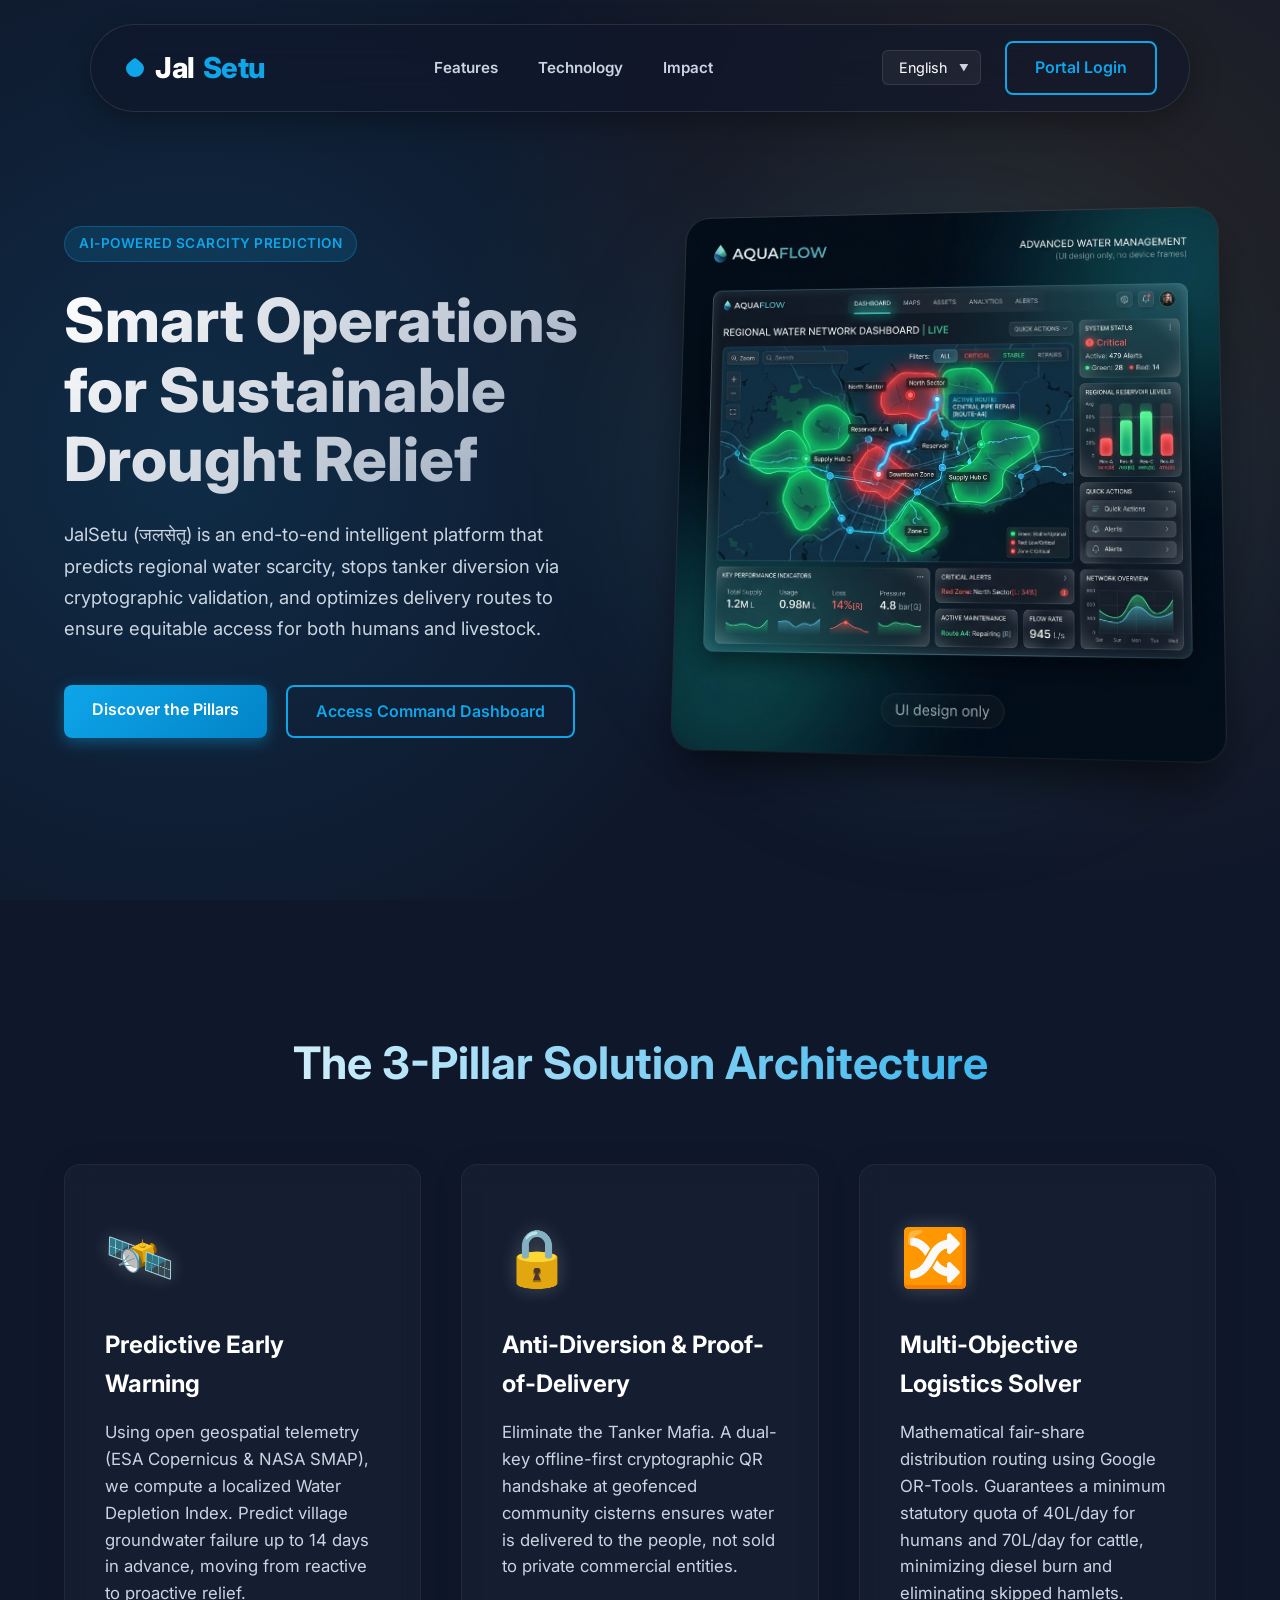
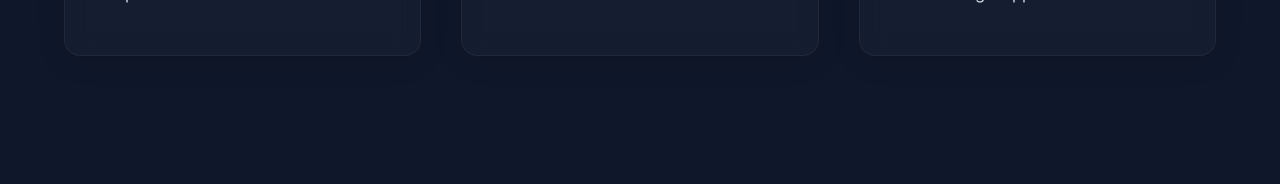
<file: index.html>
<!DOCTYPE html>
<html lang="en">
<head>
  <meta charset="UTF-8">
  <meta name="viewport" content="width=device-width, initial-scale=1.0">
  <title>JalSetu | Smart Drought Water Supply Chain</title>
  <link href="https://fonts.googleapis.com/css2?family=Inter:wght@300;400;600;800&display=swap" rel="stylesheet">
  <link rel="stylesheet" href="css/variables.css">
  <link rel="stylesheet" href="css/landing.css">
</head>
<body>

  <!-- Navigation -->
  <nav class="main-nav">
    <div class="logo">
      <svg width="24" height="24" viewBox="0 0 24 24" fill="none" xmlns="http://www.w3.org/2000/svg">
        <path d="M12 21C16.9706 21 21 16.9706 21 12C21 7.02944 12 2 12 2C12 2 3 7.02944 3 12C3 16.9706 7.02944 21 12 21Z" fill="#0ea5e9"/>
      </svg>
      Jal<span>Setu</span>
    </div>

    <div class="nav-links">
      <a href="#about" data-i18n="nav_about">Features</a>
      <a href="#about" data-i18n="nav_tech">Technology</a>
      <a href="#about" data-i18n="nav_impact">Impact</a>
    </div>

    <div class="nav-actions">
      <div class="lang-container">
        <select id="langSwitcher" class="lang-switcher">
          <option value="en">English</option>
          <option value="mr">मराठी</option>
          <option value="hi">हिंदी</option>
        </select>
      </div>
      <a href="login.html" class="btn btn-outline" data-i18n="nav_login">Portal Login</a>
    </div>
  </nav>

  <!-- Hero Section -->
  <section class="hero">
    <div class="hero-grid">
      <div class="hero-content">
        <span class="hero-badge" data-i18n="hero_badge">AI-Powered Scarcity Prediction</span>
        <h1 data-i18n="hero_title">Smart Operations for Sustainable Drought Relief</h1>
        <p data-i18n="hero_desc">JalSetu (जलसेतू) is an end-to-end intelligent platform that predicts regional water scarcity, stops tanker diversion via cryptographic validation, and optimizes delivery routes to ensure equitable access for both humans and livestock.</p>
        <div class="hero-buttons">
          <a href="#about" class="btn btn-primary" data-i18n="hero_btn_discover">Discover the Pillars</a>
          <a href="login.html" class="btn btn-outline" data-i18n="hero_btn_access">Access Command Dashboard</a>
        </div>
      </div>
      
      <div class="hero-visual">
        <img src="assets/hero-mockup.jpg" alt="JalSetu Command Dashboard Mockup" class="hero-image">
      </div>
    </div>
  </section>

  <!-- Architecture Pillars -->
  <section id="about" class="pillars">
    <h2 class="section-title" data-i18n="pillars_title">The 3-Pillar Solution Architecture</h2>
    <div class="pillars-grid">
      
      <!-- Pillar 1 -->
      <div class="pillar-card glass-panel">
        <span class="pillar-icon">🛰️</span>
        <h3 data-i18n="pillar1_title">Predictive Early Warning</h3>
        <p data-i18n="pillar1_desc">Using open geospatial telemetry (ESA Copernicus & NASA SMAP), we compute a localized Water Depletion Index. Predict village groundwater failure up to 14 days in advance, moving from reactive to proactive relief.</p>
      </div>

      <!-- Pillar 2 -->
      <div class="pillar-card glass-panel">
        <span class="pillar-icon">🔒</span>
        <h3 data-i18n="pillar2_title">Anti-Diversion & Proof-of-Delivery</h3>
        <p data-i18n="pillar2_desc">Eliminate the Tanker Mafia. A dual-key offline-first cryptographic QR handshake at geofenced community cisterns ensures water is delivered to the people, not sold to private commercial entities.</p>
      </div>

      <!-- Pillar 3 -->
      <div class="pillar-card glass-panel">
        <span class="pillar-icon">🔀</span>
        <h3 data-i18n="pillar3_title">Multi-Objective Logistics Solver</h3>
        <p data-i18n="pillar3_desc">Mathematical fair-share distribution routing using Google OR-Tools. Guarantees a minimum statutory quota of 40L/day for humans and 70L/day for cattle, minimizing diesel burn and eliminating skipped hamlets.</p>
      </div>

    </div>
  </section>

  <!-- Language translation script -->
  <script src="js/lang.js"></script>
</body>
</html>
</file>
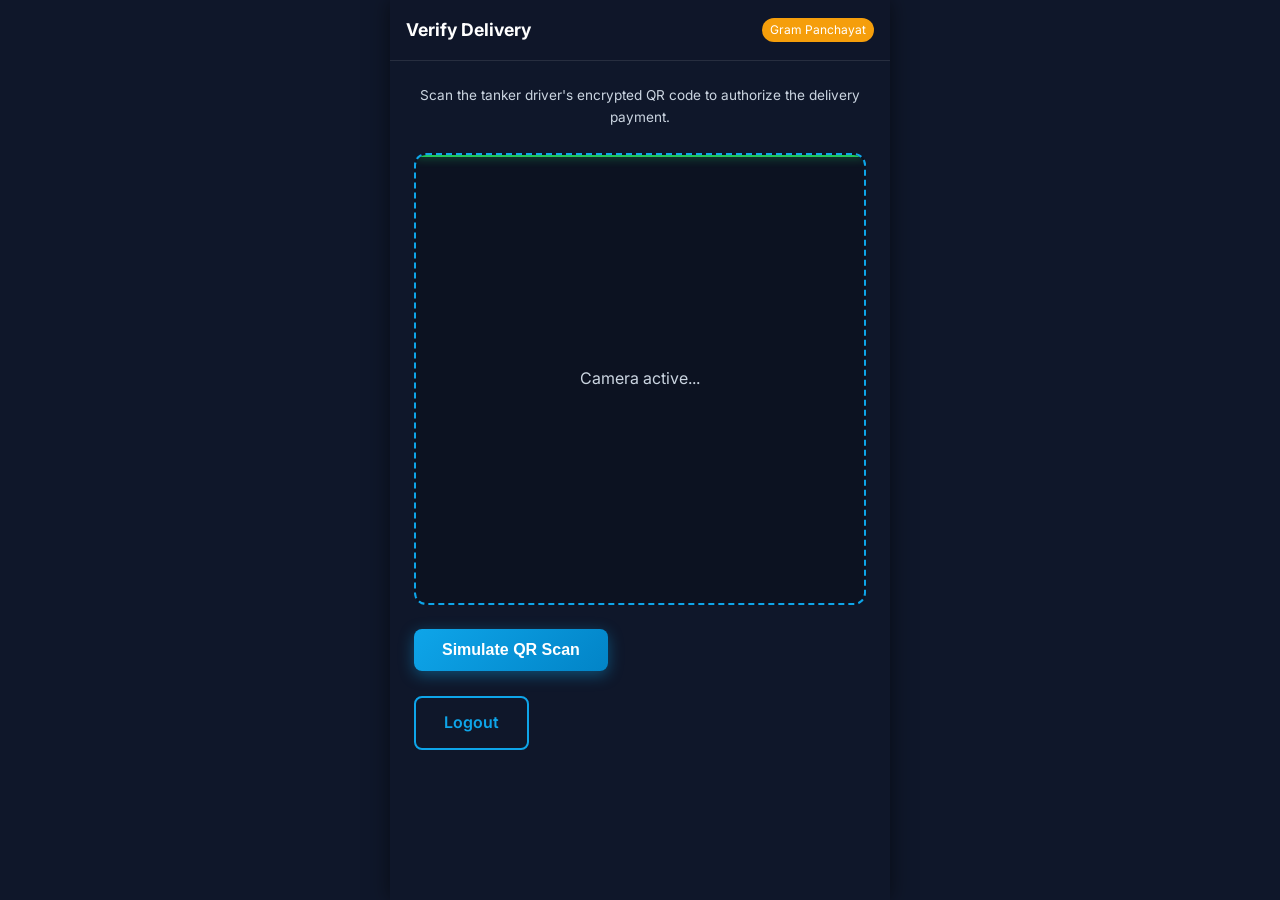
<file: panchayat.html>
<!DOCTYPE html>
<html lang="en">
<head>
  <meta charset="UTF-8">
  <meta name="viewport" content="width=device-width, initial-scale=1.0">
  <title>Panchayat App | JalSetu</title>
  <link rel="manifest" href="manifest.json">
  <link href="https://fonts.googleapis.com/css2?family=Inter:wght@300;400;600;800&display=swap" rel="stylesheet">
  <link rel="stylesheet" href="css/variables.css">
  <link rel="stylesheet" href="css/mobile.css">
</head>
<body class="mobile-layout">

  <header class="mobile-header">
    <h2>Verify Delivery</h2>
    <span class="user-badge" style="background: #f59e0b;">Gram Panchayat</span>
  </header>

  <main class="mobile-content">
    
    <p class="qr-instructions">Scan the tanker driver's encrypted QR code to authorize the delivery payment.</p>

    <div class="scanner-window" id="scanner">
      <div class="scanner-line"></div>
      <span style="color: var(--text-muted);">Camera active...</span>
    </div>

    <button id="btnSimulateScan" class="btn btn-primary btn-block">Simulate QR Scan</button>

    <div id="statusBox" class="status-box">
      <strong>Cryptographic Handshake Verified!</strong>
      <p style="font-size: 0.8rem; margin-top: 4px;">Tanker #04 • 10,000L • Uploaded</p>
    </div>

    <br><br>
    <a href="index.html" class="btn btn-outline btn-block" style="text-align: center;">Logout</a>

  </main>

  <script src="js/panchayat.js"></script>
  <script>
    if ('serviceWorker' in navigator) {
      navigator.serviceWorker.register('/sw.js');
    }
  </script>
</body>
</html>
</file>
<file: css/variables.css>
:root {
  --primary-color: #0ea5e9; /* Light blue / Water theme */
  --primary-dark: #0284c7;
  --secondary-color: #f59e0b; /* Amber / Sun/Drought theme */
  --bg-dark: #0f172a;
  --bg-card: rgba(30, 41, 59, 0.7);
  --text-light: #f8fafc;
  --text-muted: #cbd5e1;
  --border-color: rgba(255, 255, 255, 0.1);
  --glass-bg: rgba(15, 23, 42, 0.6);
  --glass-blur: blur(12px);
  --font-main: 'Inter', sans-serif;
  --transition-speed: 0.3s;
}

* {
  margin: 0;
  padding: 0;
  box-sizing: border-box;
}

body {
  font-family: var(--font-main);
  background-color: var(--bg-dark);
  color: var(--text-light);
  line-height: 1.6;
  overflow-x: hidden;
  background-image: 
    radial-gradient(circle at 15% 50%, rgba(14, 165, 233, 0.15) 0%, transparent 50%),
    radial-gradient(circle at 85% 30%, rgba(245, 158, 11, 0.1) 0%, transparent 50%);
  background-attachment: fixed;
}

a {
  text-decoration: none;
  color: inherit;
}

/* Glassmorphism utility */
.glass-panel {
  background: var(--bg-card);
  backdrop-filter: var(--glass-blur);
  -webkit-backdrop-filter: var(--glass-blur);
  border: 1px solid var(--border-color);
  border-radius: 16px;
  box-shadow: 0 4px 30px rgba(0, 0, 0, 0.1);
}

/* Buttons */
.btn {
  display: inline-block;
  padding: 12px 28px;
  border-radius: 8px;
  font-weight: 600;
  font-size: 1rem;
  cursor: pointer;
  transition: all var(--transition-speed) ease;
  border: none;
  outline: none;
}

.btn-primary {
  background: linear-gradient(135deg, var(--primary-color), var(--primary-dark));
  color: #fff;
  box-shadow: 0 4px 15px rgba(14, 165, 233, 0.4);
}

.btn-primary:hover {
  transform: translateY(-2px);
  box-shadow: 0 6px 20px rgba(14, 165, 233, 0.6);
}

.btn-outline {
  background: transparent;
  color: var(--primary-color);
  border: 2px solid var(--primary-color);
}

.btn-outline:hover {
  background: rgba(14, 165, 233, 0.1);
  transform: translateY(-2px);
}
</file>
<file: css/landing.css>
/* Navigation */
.main-nav {
  display: flex;
  justify-content: space-between;
  align-items: center;
  padding: 1rem 2rem;
  position: fixed;
  width: 90%;
  max-width: 1100px;
  top: 1.5rem;
  left: 50%;
  transform: translateX(-50%);
  z-index: 1000;
  background: rgba(15, 23, 42, 0.6);
  backdrop-filter: blur(20px);
  -webkit-backdrop-filter: blur(20px);
  border: 1px solid rgba(255, 255, 255, 0.1);
  border-radius: 100px;
  box-shadow: 0 10px 30px rgba(0,0,0,0.3);
  transition: all 0.3s ease;
}

.nav-links {
  display: flex;
  gap: 2.5rem;
  align-items: center;
}

.nav-links a {
  font-size: 0.95rem;
  color: var(--text-muted);
  font-weight: 600;
  transition: color var(--transition-speed);
}

.nav-links a:hover {
  color: #fff;
  text-shadow: 0 0 10px rgba(255,255,255,0.3);
}

.logo {
  font-size: 1.8rem;
  font-weight: 800;
  color: #fff;
  letter-spacing: -0.5px;
  display: flex;
  align-items: center;
  gap: 0.5rem;
}

.logo span {
  color: var(--primary-color);
}

.nav-actions {
  display: flex;
  align-items: center;
  gap: 1.5rem;
}

.lang-container {
  position: relative;
}

.lang-switcher {
  appearance: none;
  background: rgba(255, 255, 255, 0.05);
  border: 1px solid var(--border-color);
  color: #fff;
  padding: 8px 32px 8px 16px;
  border-radius: 6px;
  font-family: var(--font-main);
  font-size: 0.9rem;
  cursor: pointer;
  outline: none;
  transition: all var(--transition-speed);
}

.lang-switcher:hover, .lang-switcher:focus {
  border-color: var(--primary-color);
  background: rgba(255, 255, 255, 0.1);
  box-shadow: 0 0 15px rgba(14, 165, 233, 0.3);
}

.lang-switcher option {
  background: var(--bg-dark);
  color: #fff;
}

.lang-container::after {
  content: '▼';
  font-size: 0.6rem;
  color: var(--text-muted);
  position: absolute;
  right: 12px;
  top: 50%;
  transform: translateY(-50%);
  pointer-events: none;
}

/* Hero Section */
.hero {
  min-height: 100vh;
  display: flex;
  align-items: center;
  padding: 6rem 5% 2rem;
  position: relative;
  overflow: hidden;
}

.hero-grid {
  display: grid;
  grid-template-columns: 1fr 1fr;
  gap: 4rem;
  align-items: center;
  width: 100%;
  max-width: 1400px;
  margin: 0 auto;
}

.hero-content {
  z-index: 2;
  animation: fadeUp 1s ease-out;
}

.hero-badge {
  display: inline-block;
  padding: 6px 14px;
  background: rgba(14, 165, 233, 0.15);
  border: 1px solid rgba(14, 165, 233, 0.3);
  color: var(--primary-color);
  border-radius: 20px;
  font-size: 0.85rem;
  font-weight: 600;
  margin-bottom: 1.5rem;
  letter-spacing: 0.5px;
  text-transform: uppercase;
}

.hero h1 {
  font-size: 3.8rem;
  font-weight: 800;
  line-height: 1.15;
  margin-bottom: 1.5rem;
  background: linear-gradient(135deg, #ffffff 0%, #94a3b8 100%);
  -webkit-background-clip: text;
  -webkit-text-fill-color: transparent;
}

.hero p {
  font-size: 1.15rem;
  color: var(--text-muted);
  margin-bottom: 2.5rem;
  max-width: 550px;
  line-height: 1.7;
}

.hero-buttons {
  display: flex;
  gap: 1.2rem;
}

/* Hero Image / Visual */
.hero-visual {
  position: relative;
  animation: float 6s ease-in-out infinite;
  z-index: 2;
}

.hero-visual::before {
  content: '';
  position: absolute;
  top: -20%; left: -20%; width: 140%; height: 140%;
  background: radial-gradient(circle, rgba(14, 165, 233, 0.2) 0%, transparent 70%);
  z-index: -1;
  filter: blur(40px);
}

.hero-image {
  width: 100%;
  border-radius: 24px;
  box-shadow: 0 25px 50px -12px rgba(0, 0, 0, 0.7), 0 0 0 1px rgba(255,255,255,0.1);
  transform: perspective(1000px) rotateY(-5deg) rotateX(5deg);
  transition: transform 0.5s ease;
}

.hero-image:hover {
  transform: perspective(1000px) rotateY(0deg) rotateX(0deg);
}

/* Pillars Section */
.pillars {
  padding: 8rem 5%;
  position: relative;
  background: linear-gradient(to bottom, transparent, rgba(15, 23, 42, 0.8));
}

.section-title {
  text-align: center;
  font-size: 2.8rem;
  margin-bottom: 4rem;
  background: linear-gradient(to right, #fff, var(--primary-color));
  -webkit-background-clip: text;
  -webkit-text-fill-color: transparent;
}

.pillars-grid {
  display: grid;
  grid-template-columns: repeat(auto-fit, minmax(320px, 1fr));
  gap: 2.5rem;
  max-width: 1200px;
  margin: 0 auto;
}

.pillar-card {
  padding: 3rem 2.5rem;
  transition: all 0.4s cubic-bezier(0.175, 0.885, 0.32, 1.275);
  position: relative;
  overflow: hidden;
  background: rgba(30, 41, 59, 0.4);
  border: 1px solid rgba(255,255,255,0.05);
}

.pillar-card::before {
  content: '';
  position: absolute;
  top: 0; left: 0; width: 100%; height: 100%;
  background: radial-gradient(circle at top right, rgba(14, 165, 233, 0.1), transparent 70%);
  opacity: 0;
  transition: opacity 0.4s ease;
}

.pillar-card:hover {
  transform: translateY(-15px);
  border-color: rgba(14, 165, 233, 0.4);
  box-shadow: 0 20px 40px rgba(0,0,0,0.4), 0 0 20px rgba(14, 165, 233, 0.2);
}

.pillar-card:hover::before {
  opacity: 1;
}

.pillar-icon {
  font-size: 3.5rem;
  margin-bottom: 1.5rem;
  display: inline-block;
  filter: drop-shadow(0 0 10px rgba(255,255,255,0.2));
}

.pillar-card h3 {
  font-size: 1.5rem;
  margin-bottom: 1rem;
  color: #fff;
  font-weight: 700;
}

.pillar-card p {
  color: var(--text-muted);
  font-size: 1.05rem;
  line-height: 1.6;
}

/* Animations */
@keyframes fadeUp {
  from { opacity: 0; transform: translateY(40px); }
  to { opacity: 1; transform: translateY(0); }
}

@keyframes float {
  0% { transform: translateY(0px); }
  50% { transform: translateY(-20px); }
  100% { transform: translateY(0px); }
}

/* Responsive */
@media (max-width: 1024px) {
  .nav-links { display: none; }
  .hero-grid { grid-template-columns: 1fr; gap: 3rem; text-align: center; }
  .hero-content { margin: 0 auto; }
  .hero p { margin: 0 auto 2.5rem; }
  .hero-buttons { justify-content: center; }
  .hero-image { transform: none; }
  .hero-image:hover { transform: none; }
}

@media (max-width: 768px) {
  .hero h1 { font-size: 2.8rem; }
  .hero-buttons { flex-direction: column; align-items: stretch; }
  .section-title { font-size: 2.2rem; }
}
</file>
<file: css/mobile.css>
/* Mobile PWA Specific Styles */
.mobile-layout {
  display: flex;
  flex-direction: column;
  min-height: 100vh;
  max-width: 500px; /* Constrain for mobile feel on desktop browsers */
  margin: 0 auto;
  background: var(--bg-dark);
  box-shadow: 0 0 20px rgba(0,0,0,0.5);
  position: relative;
}

.mobile-header {
  padding: 1rem;
  background: rgba(15, 23, 42, 0.95);
  border-bottom: 1px solid var(--border-color);
  position: sticky;
  top: 0;
  z-index: 100;
  display: flex;
  justify-content: space-between;
  align-items: center;
}

.mobile-header h2 {
  font-size: 1.1rem;
  color: #fff;
}

.user-badge {
  font-size: 0.75rem;
  background: var(--primary-color);
  padding: 2px 8px;
  border-radius: 12px;
  color: #fff;
}

.mobile-content {
  padding: 1.5rem;
  flex-grow: 1;
}

/* Manifest Cards */
.manifest-card {
  margin-bottom: 1.5rem;
}

.manifest-card h3 {
  margin-bottom: 0.5rem;
  color: var(--primary-color);
  font-size: 1.2rem;
}

.detail-row {
  display: flex;
  justify-content: space-between;
  padding: 0.75rem 0;
  border-bottom: 1px solid rgba(255,255,255,0.05);
  font-size: 0.9rem;
}

.detail-row span:last-child {
  font-weight: 600;
  color: #fff;
}

/* QR Code Container */
.qr-container {
  display: flex;
  flex-direction: column;
  align-items: center;
  justify-content: center;
  padding: 2rem;
  background: #fff;
  border-radius: 12px;
  margin-bottom: 1.5rem;
}

.qr-container img {
  max-width: 200px;
}

.qr-instructions {
  text-align: center;
  font-size: 0.85rem;
  color: var(--text-muted);
  margin-bottom: 1.5rem;
}

/* Scanner Mock */
.scanner-window {
  width: 100%;
  aspect-ratio: 1;
  border: 2px dashed var(--primary-color);
  border-radius: 12px;
  display: flex;
  align-items: center;
  justify-content: center;
  margin-bottom: 1.5rem;
  position: relative;
  overflow: hidden;
  background: rgba(0,0,0,0.2);
}

.scanner-line {
  position: absolute;
  top: 0;
  left: 0;
  width: 100%;
  height: 2px;
  background: #22c55e;
  box-shadow: 0 0 10px #22c55e;
  animation: scan 2s infinite linear;
}

@keyframes scan {
  0% { top: 0; }
  50% { top: 100%; }
  100% { top: 0; }
}

.status-box {
  padding: 1rem;
  border-radius: 8px;
  text-align: center;
  margin-top: 1rem;
  display: none;
}

.status-box.success {
  display: block;
  background: rgba(34, 197, 94, 0.1);
  border: 1px solid #22c55e;
  color: #22c55e;
}
</file>
